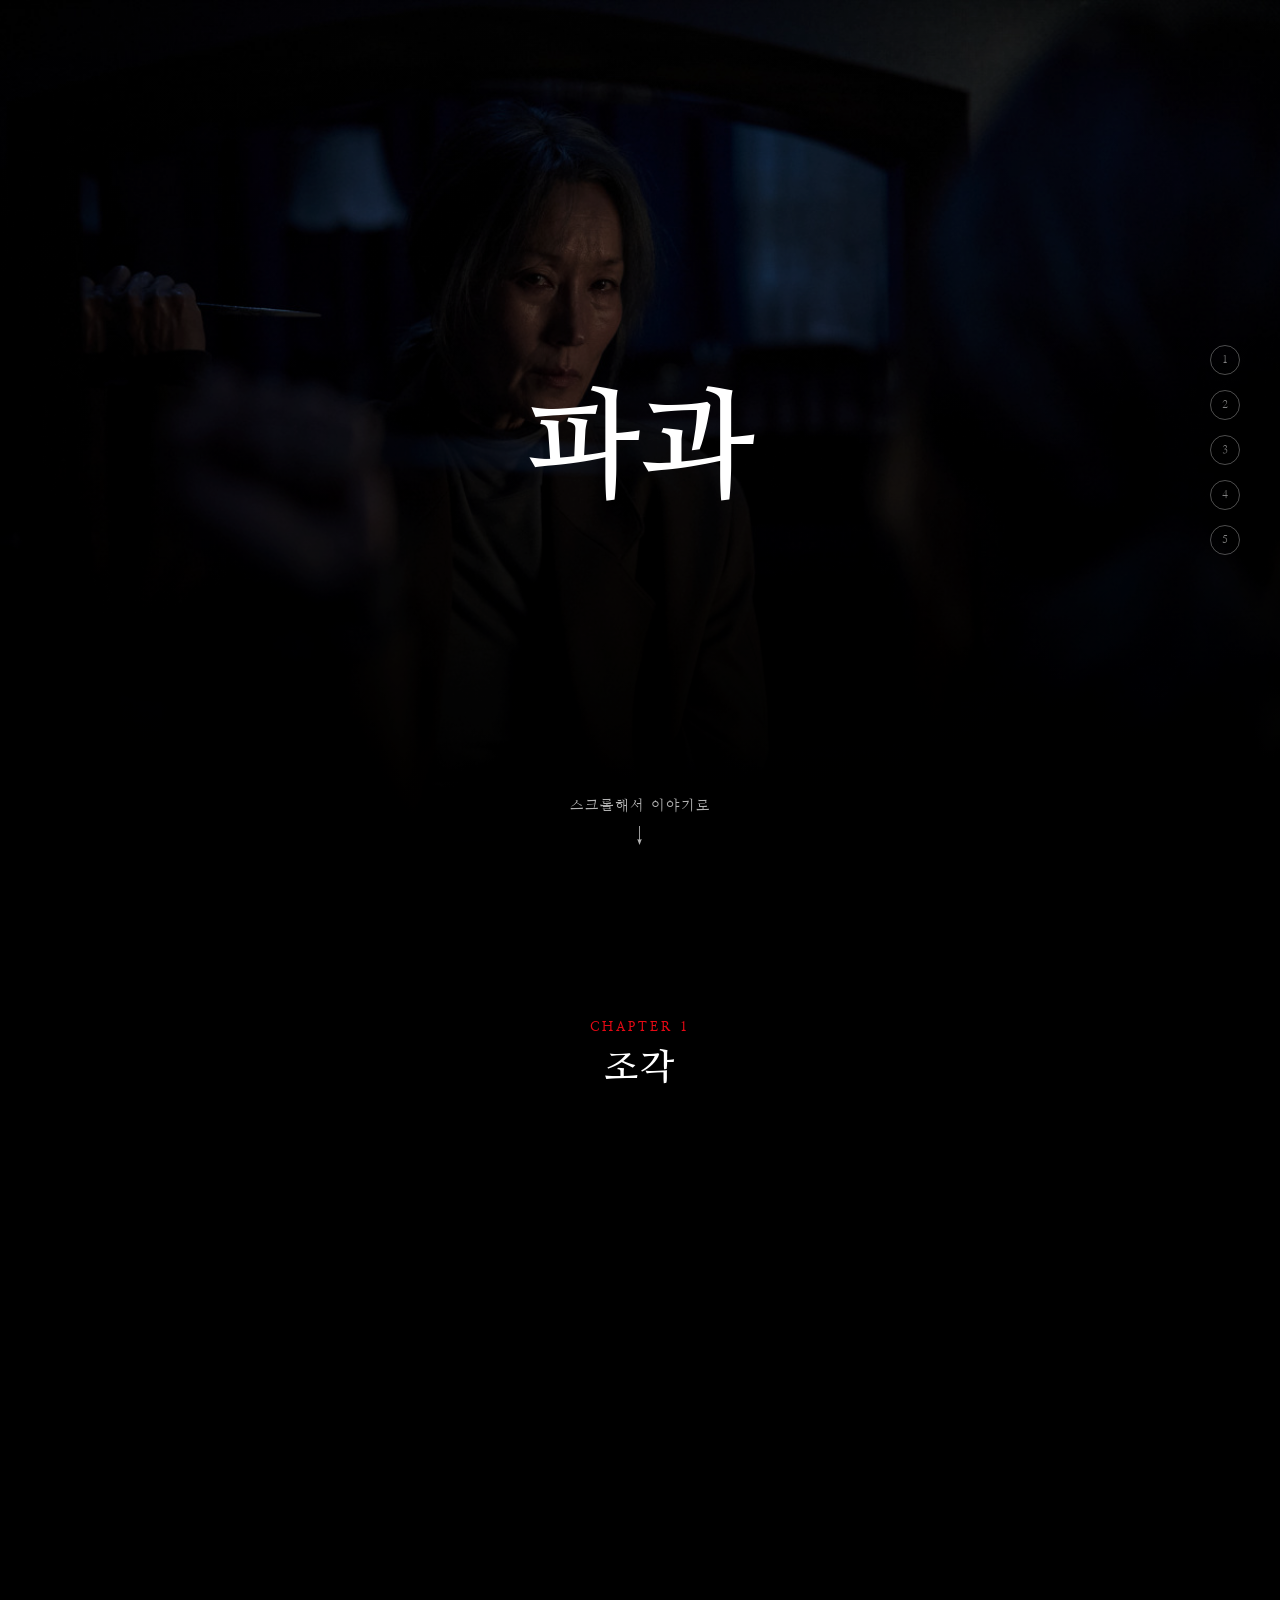
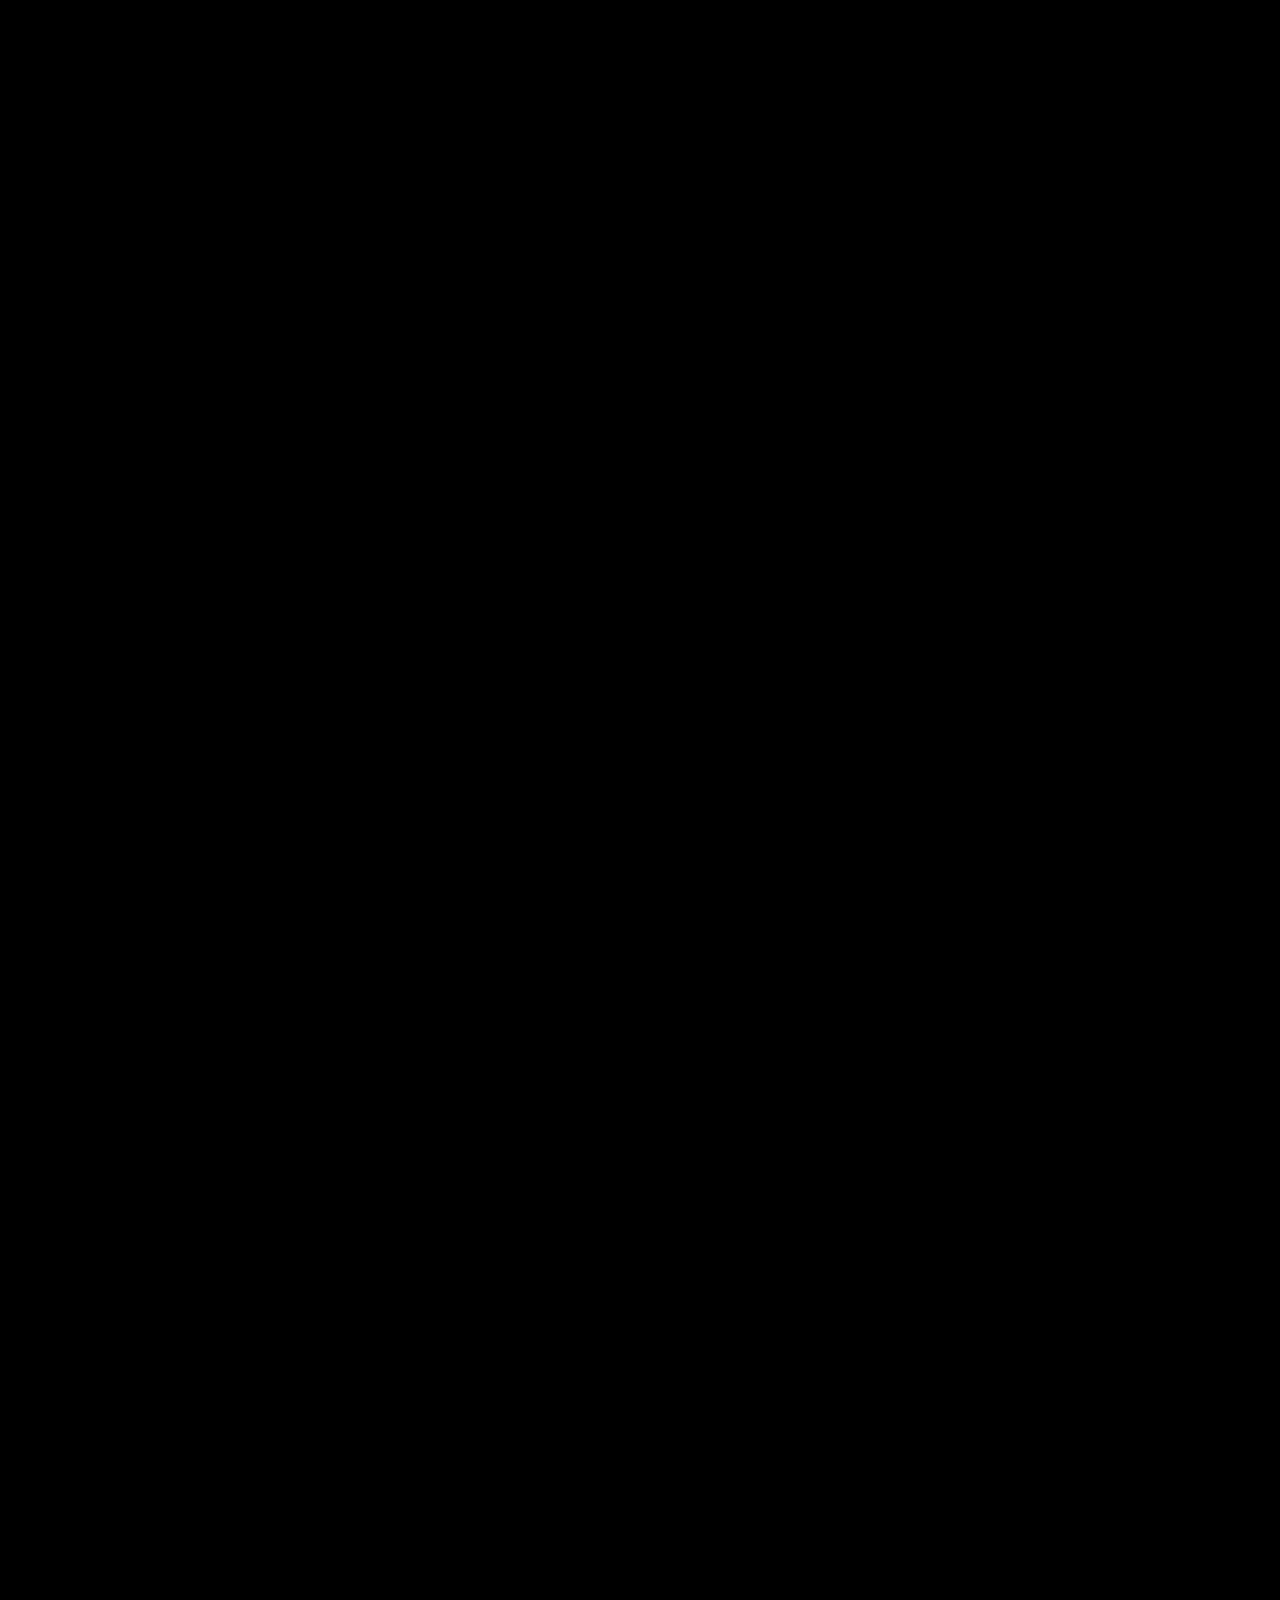
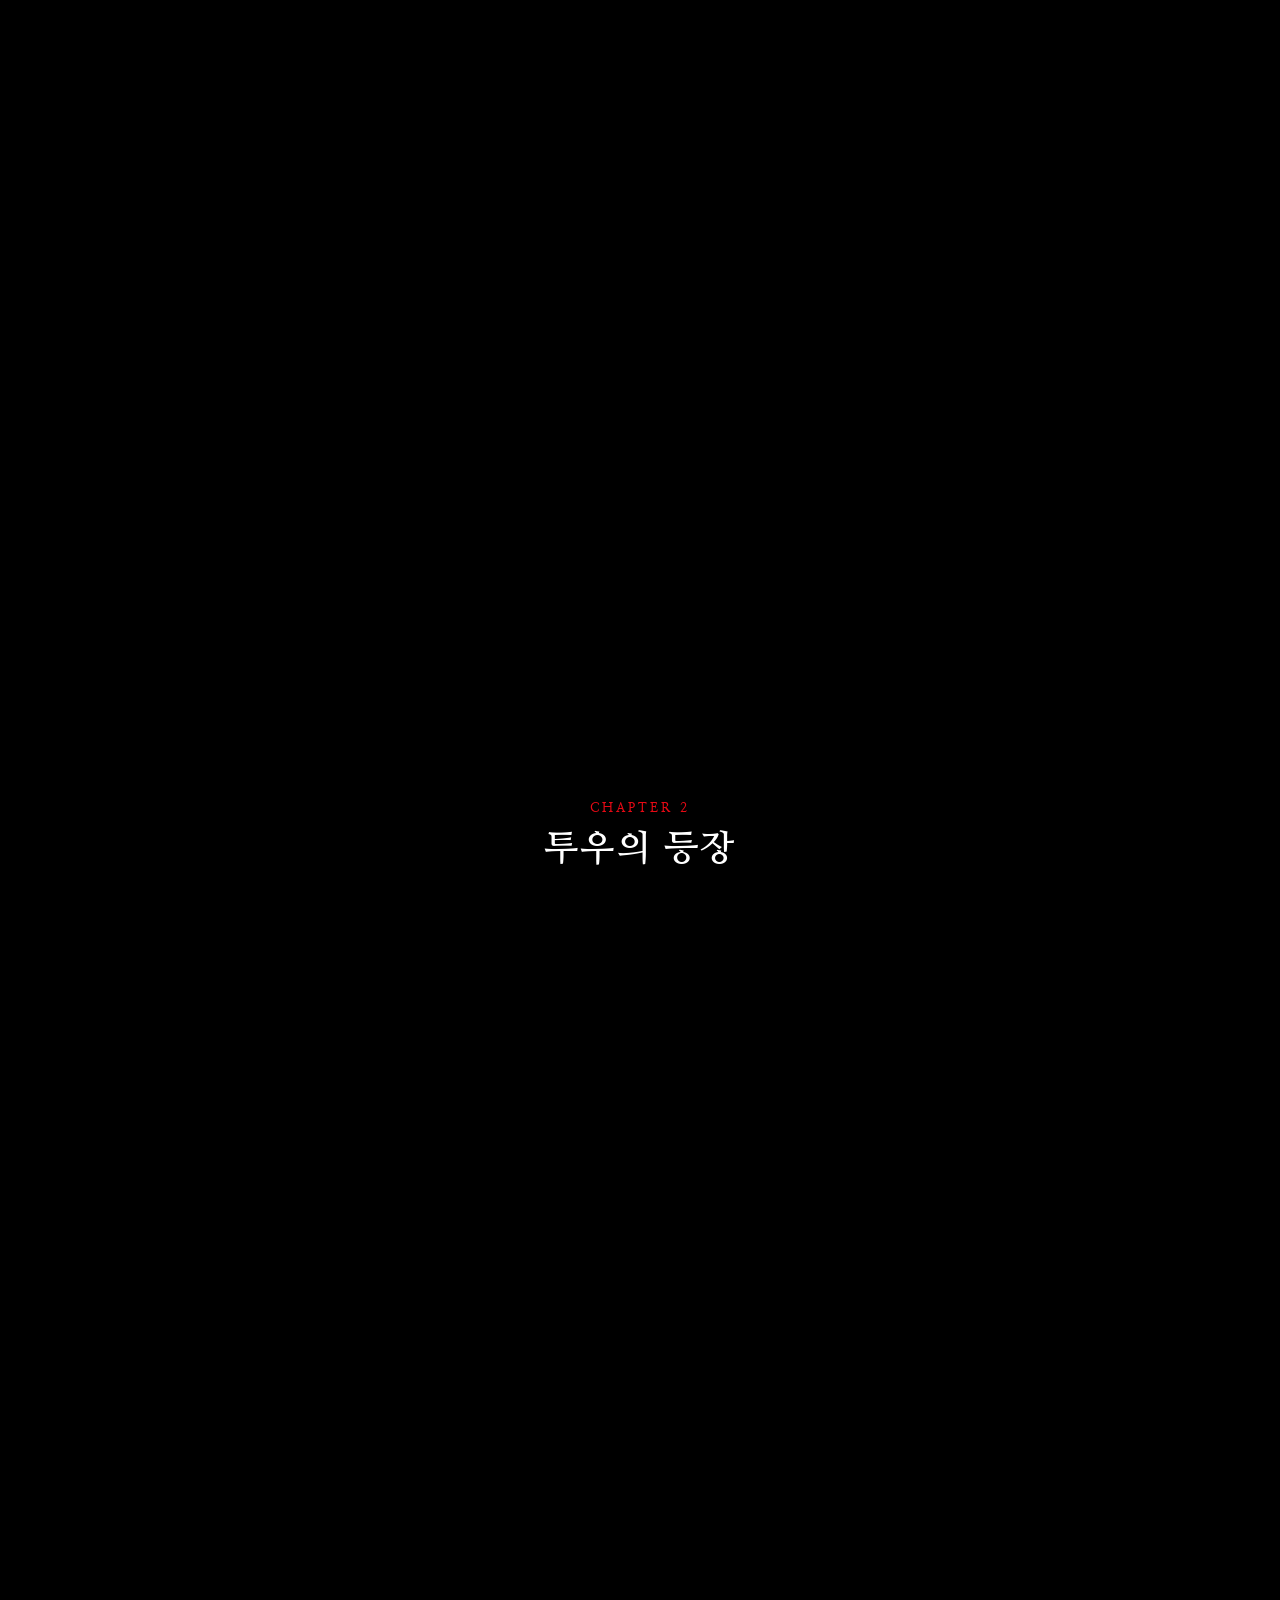
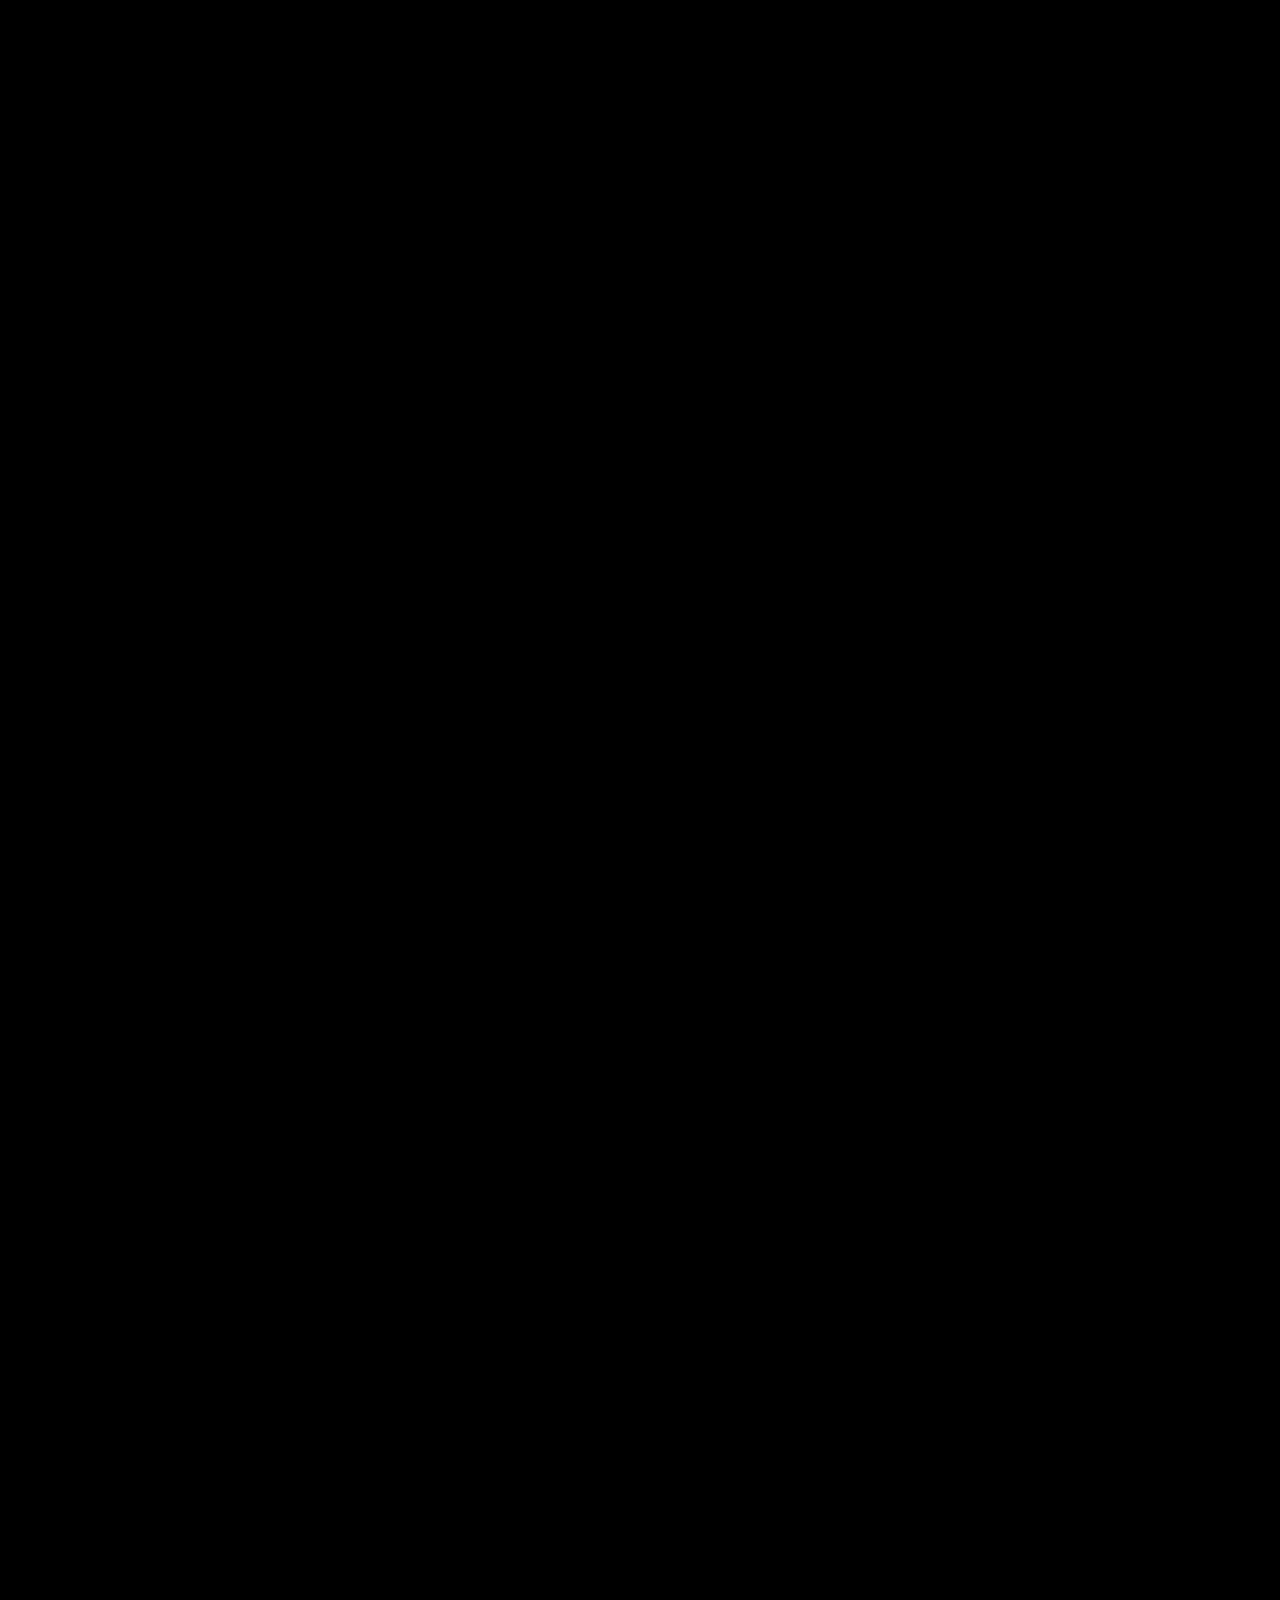
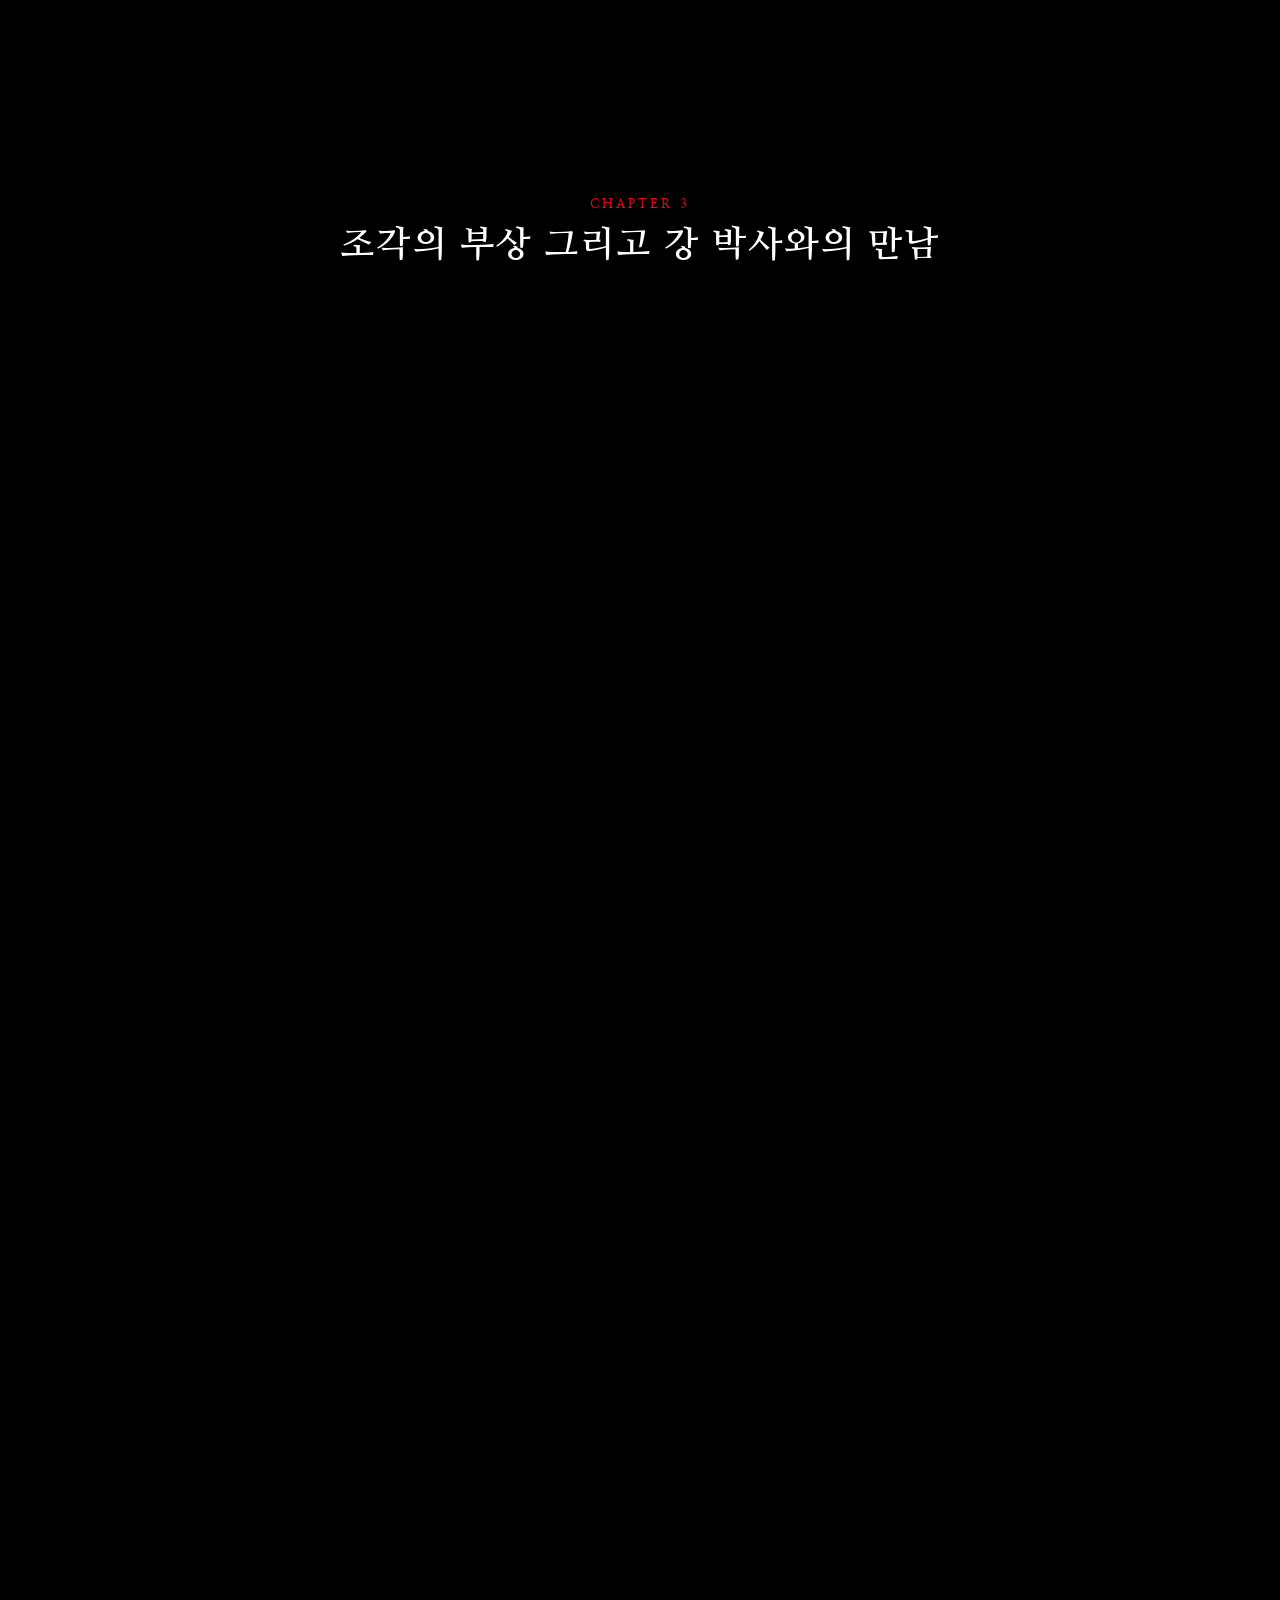
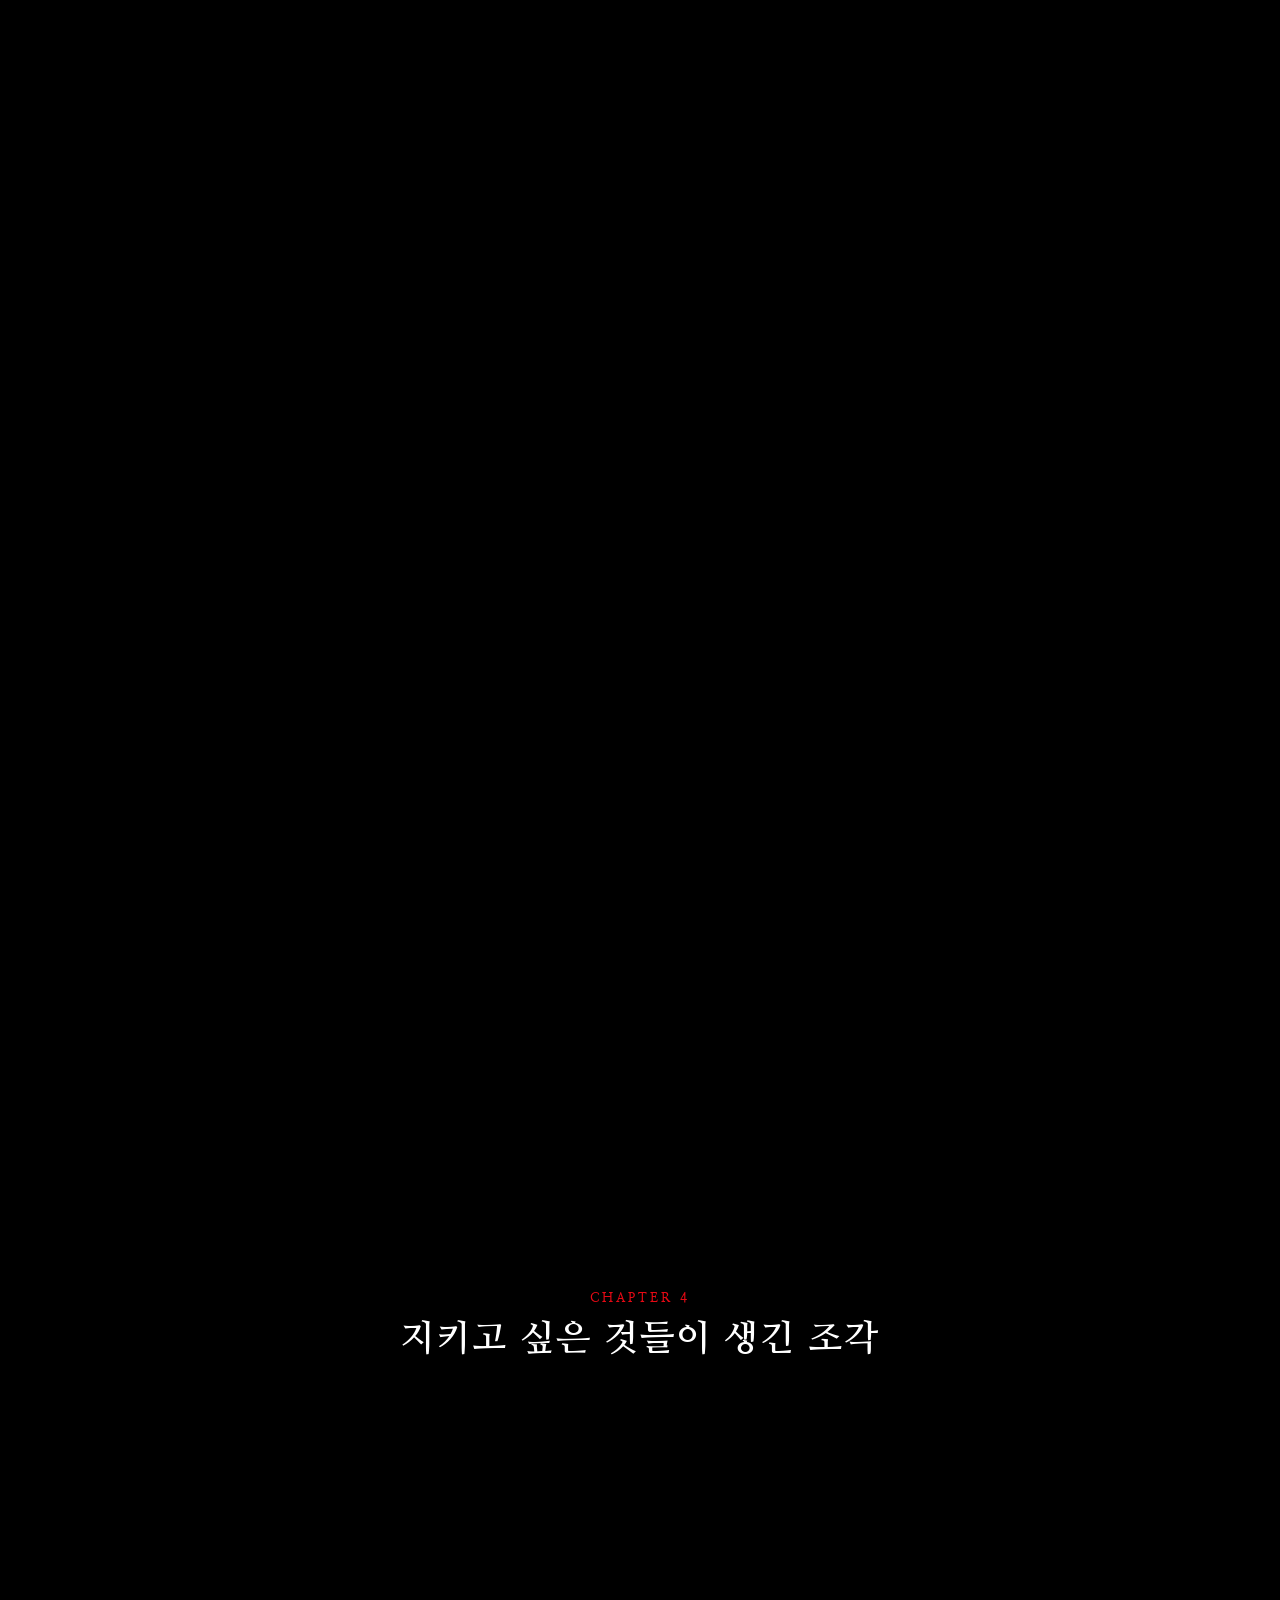
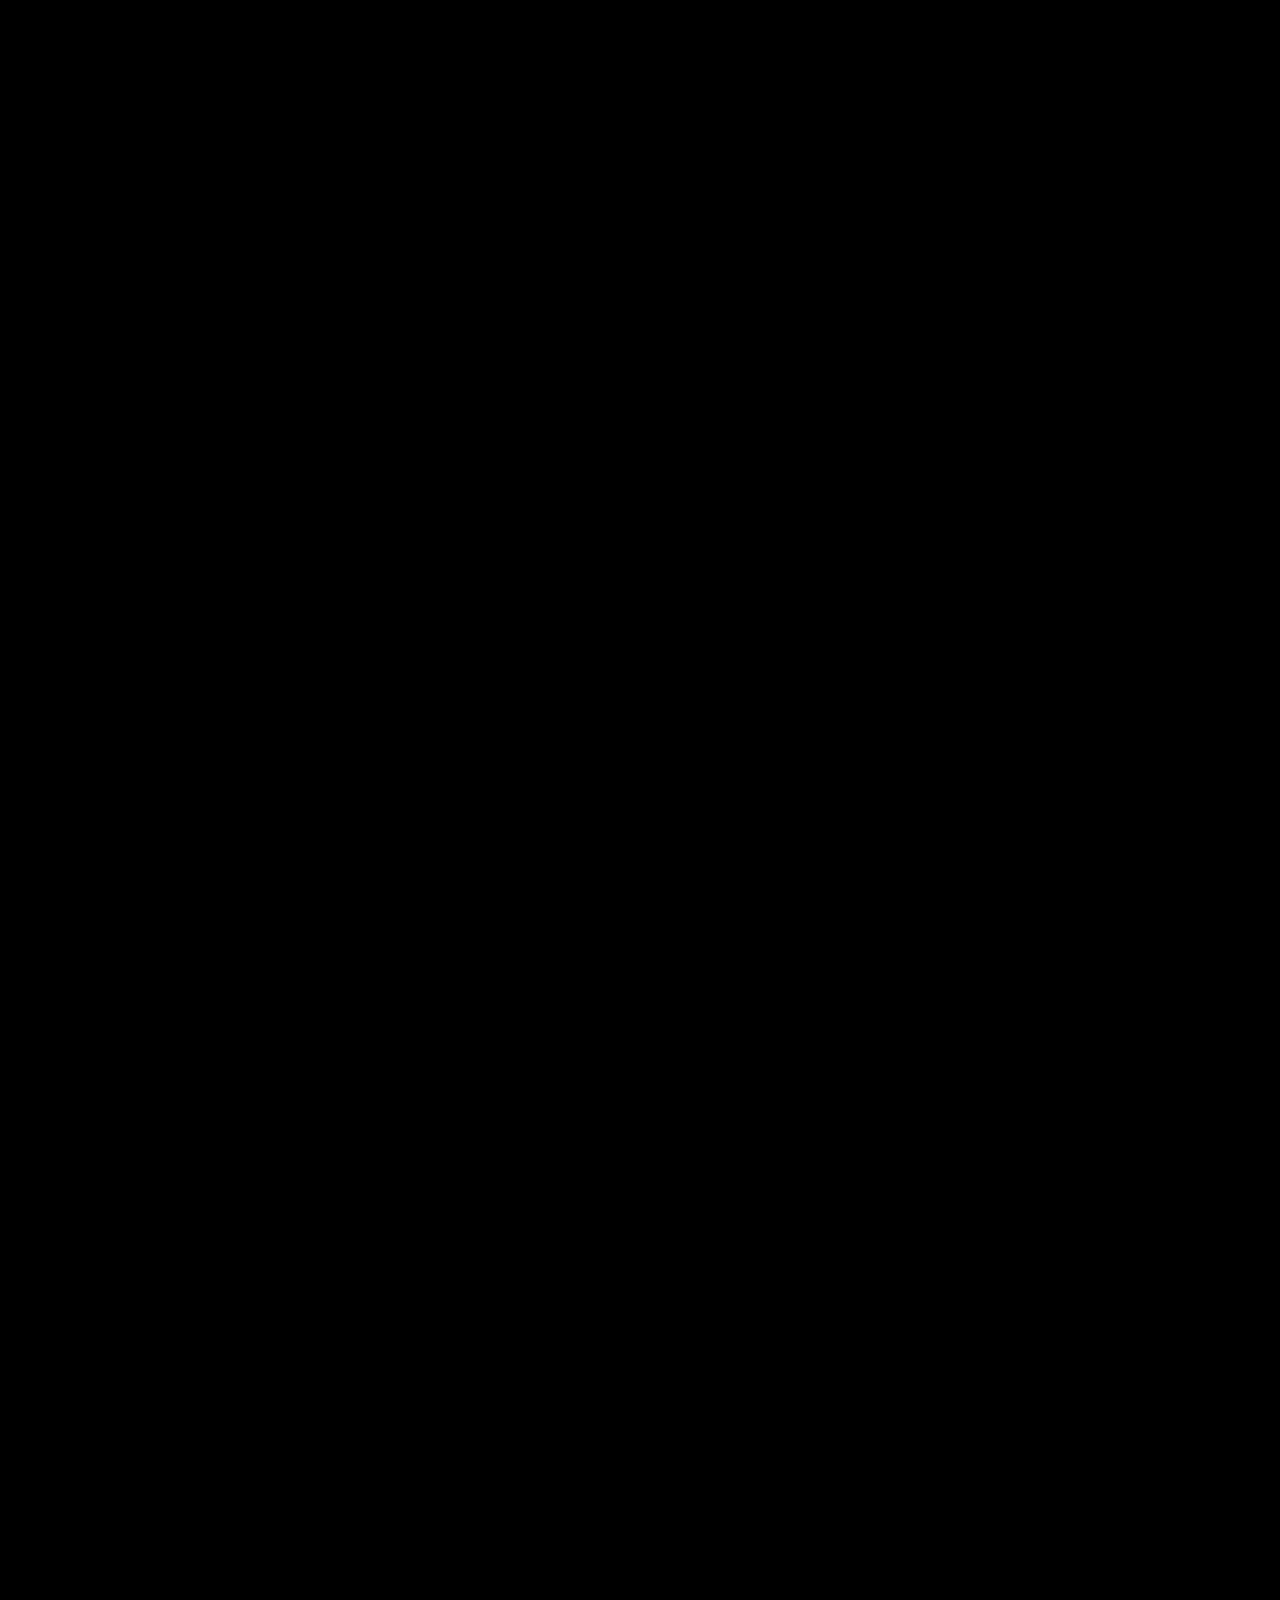
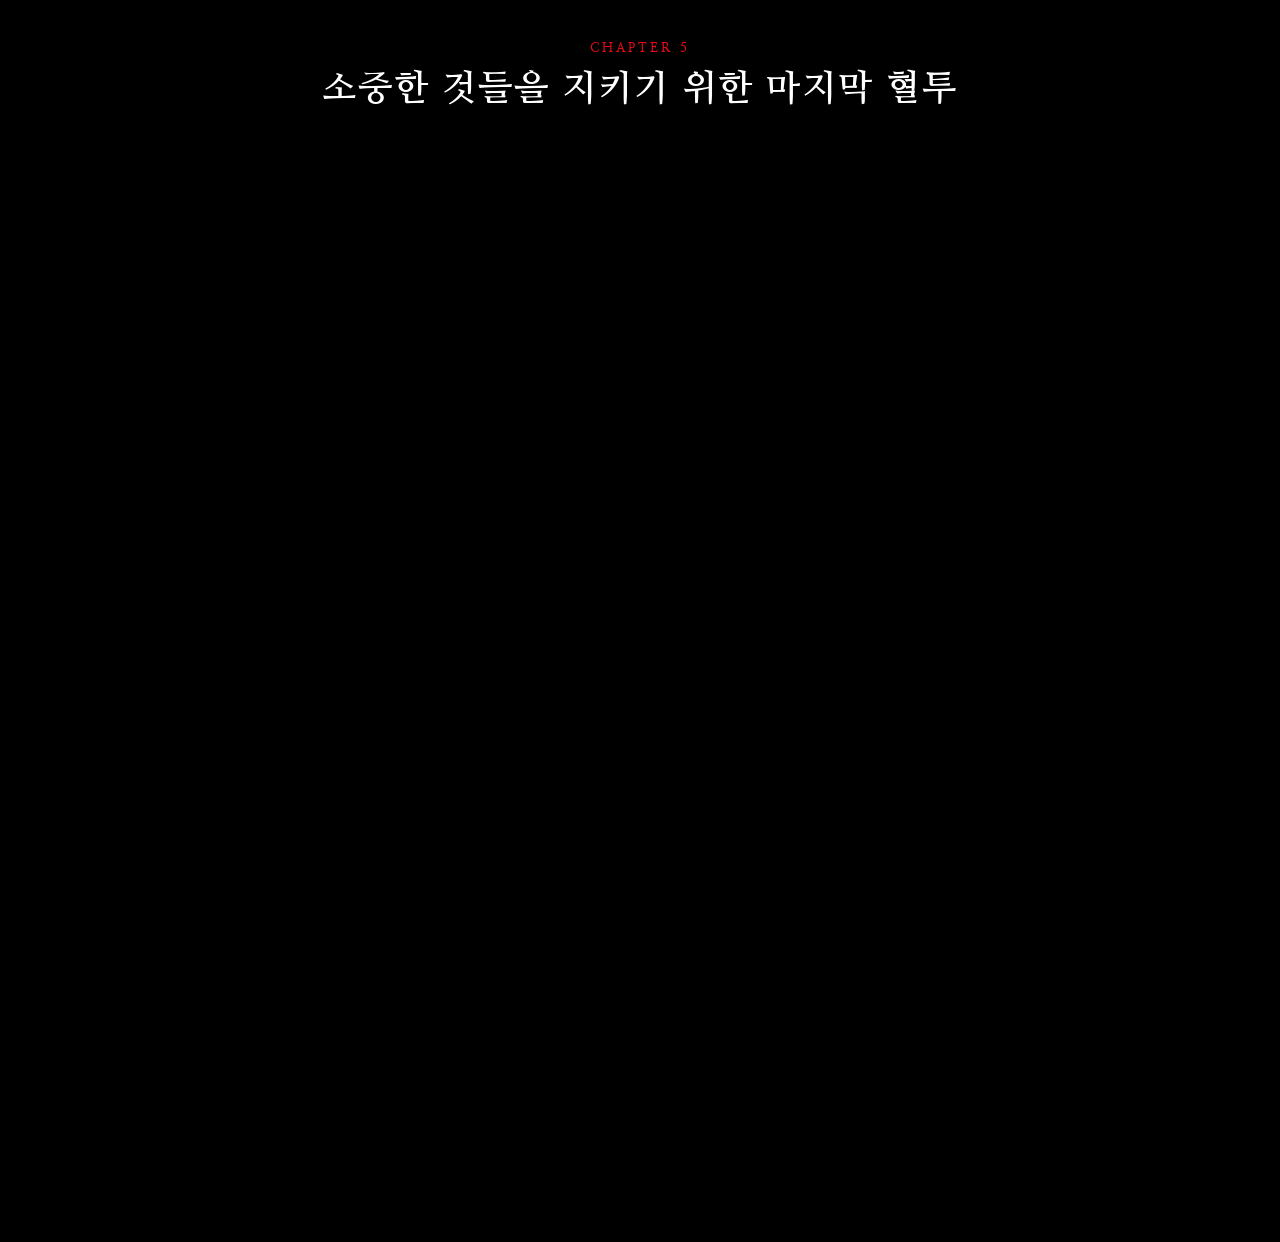
<file: index.html>
<!DOCTYPE html>
<html lang="ko">
<head>
    <meta charset="UTF-8">
    <meta name="viewport" content="width=device-width, initial-scale=1.0">
    <title>파과 - Story</title>
    <link rel="stylesheet" href="style.css">
    <link href="https://fonts.googleapis.com/css2?family=Nanum+Myeongjo:wght@400;700&display=swap" rel="stylesheet">
</head>
<body class="story-body">

    <header class="intro-cover">
        <div class="cover-bg"></div> 
        <div class="logo-wrap">
            <h1 class="main-title" id="brokenTitle">파과</h1>
        </div>
        <div class="scroll-arrow">
            <p>스크롤해서 이야기로</p>
            <div class="arrow-icon">↓</div>
        </div>
    </header>

    <nav class="top-nav" onclick="window.scrollTo({top: 0, behavior: 'smooth'});" style="cursor: pointer;">
        <div class="logo">파과</div>
        <div class="nav-links">
            <a href="index.html" class="active">STORY</a>
            <a href="character.html">CHARACTER</a>
            <a href="about.html">ABOUT</a>
            <a href="https://product.kyobobook.co.kr/detail/S000001808685" target="_blank">BUY</a>
        </div>
    </nav>

    <nav class="side-nav">
        <a href="#chapter1">1</a>
        <a href="#chapter2">2</a>
        <a href="#chapter3">3</a>
        <a href="#chapter4">4</a>
        <a href="#chapter5">5</a>
    </nav>

    <main class="story-container">
        
        <section id="chapter1" class="story-panel cinematic-chapter">
            <span class="chapter-num">CHAPTER 1</span>
            <h2>조각</h2>

            <div class="scene-wrap dynamic-blur">
                <img src="scene1-1.jpg" alt="장면 1-1">
                <div class="text-box"><p>60대 여성 킬러 조각.</p></div>
            </div>

            <div class="scene-wrap dynamic-blur">
                <img src="scene1-2.jpg" alt="장면 1-2">
                <div class="text-box"><p>그녀는 냉철하고 노련한 업계의 대모다.</p></div>
            </div>

            <div class="scene-wrap dynamic-blur">
                <img src="scene1-3.jpg" alt="장면 1-3">
                <div class="text-box"><p>수많은 세월 동안 단 한 번의 오차도 없이 의뢰를 처리해 온 그녀.</p></div>
            </div>

            <div class="scene-wrap dynamic-blur">
                <img src="scene1-4.jpeg" alt="장면 1-4">
                <div class="text-box"><p>하지만 흐르는 시간 속에서 그녀의 칼날도 조금씩 무뎌지기 시작한다.</p></div>
            </div>
        </section>

        <section id="chapter2" class="story-panel cinematic-chapter">
            <span class="chapter-num">CHAPTER 2</span>
            <h2>투우의 등장</h2>

            <div class="scene-wrap dynamic-blur">
                <img src="scene2-1.jpg" alt="장면 2-1">
                <div class="text-box"><p>조각의 곁을 맴돌며 예리하게 숨통을 조여오는 새로운 인물.</p></div>
            </div>

            <div class="scene-wrap dynamic-blur">
                <img src="scene2-2.jpg" alt="장면 2-2">
                <div class="text-box"><p>숨 막히는 긴장감 속에서 조각에게 자꾸만 시비를 거는 투우.</p></div>
            </div>

            <div class="scene-wrap dynamic-blur">
                <img src="scene2-3.jpeg" alt="장면 2-3">
                <div class="text-box"><p>그의 도발은 단순한 장난이 아닌, 거대한 폭풍의 전조였다.</p></div>
            </div>
        </section>

        <section id="chapter3" class="story-panel cinematic-chapter">
            <span class="chapter-num">CHAPTER 3</span>
            <h2>조각의 부상 그리고 강 박사와의 만남</h2>

            <div class="scene-wrap dynamic-blur">
                <img src="scene3-1.jpg" alt="장면 3-1">
                <div class="text-box"><p>노화로 인해 이전 같지 않은 몸. 한순간의 실수로 조각은 치명적인 부상을 입고 의식을 잃은 채 강 박사의 병원으로 실려 온다.</p></div>
            </div>

            <div class="scene-wrap dynamic-blur">
                <img src="scene3-2.jpg" alt="장면 3-2">
                <div class="text-box"><p>정신이 들자마자 킬러로서의 본능적인 방어기제와 극도의 경계심으로 눈앞의 강 박사를 거칠게 몰아붙이는 조각.</p></div>
            </div>

            <div class="scene-wrap dynamic-blur">
                <img src="scene3-3.jpg" alt="장면 3-3">
                <div class="text-box"><p>차가운 무기를 목에 겨눈 숨 막히는 대치 속에서, 두 사람의 기묘하고도 위태로운 인연이 시작된다.</p></div>
            </div>
        </section>

        <section id="chapter4" class="story-panel cinematic-chapter">
            <span class="chapter-num">CHAPTER 4</span>
            <h2>지키고 싶은 것들이 생긴 조각</h2>

            <div class="scene-wrap dynamic-blur">
                <img src="scene4-1.jpg" alt="딸을 품에 안은 강 박사">
                <div class="text-box"><p>늘 피와 어둠뿐이었던 조각의 삶 속에, 하나뿐인 어린 딸을 품에 소중히 안아 지켜내는 강 박사의 따뜻하고 무해한 일상이 들어오기 시작한다.</p></div>
            </div>

            <div class="scene-wrap dynamic-blur">
                <img src="scene4-2.jpg" alt="차 안에서 웃는 강 박사와 딸">
                <div class="text-box"><p>그들 부녀가 함께 나누는 따스한 미소와 평화를 곁에서 지켜보며, 조각은 평생 느껴보지 못한 감정의 일렁임을 겪는다. 쇠잔해져 가던 킬러의 마음속에 처음으로 '파괴'가 아닌 '지키고 싶은 마음'이 태어난 순간이었다.</p></div>
            </div>
        </section>

        <section id="chapter5" class="story-panel">
            <span class="chapter-num">CHAPTER 5</span>
            <h2>소중한 것들을 지키기 위한 마지막 혈투</h2>
            <div class="scene-wrap dynamic-blur">
                <img src="chapter5-still.png" alt="파과 챕터 5 액션 스틸컷">
                <div class="text-box"><p>강박사의 딸을 지키기 위한 조각과 그녀를 방해하려는 투우의 마지막 혈투가 시작된다.</p></div>
            </div>
        </section>
    </main>

    <script>
        const brokenTitle = document.getElementById('brokenTitle');
        const topNav = document.querySelector('.top-nav');
        
        window.addEventListener('scroll', () => {
            let scrollPos = window.scrollY;
            let windowHeight = window.innerHeight;
            let ratio = scrollPos / (windowHeight * 0.7);
            if (ratio > 1) ratio = 1;
            
            brokenTitle.style.opacity = 1 - ratio;
            brokenTitle.style.letterSpacing = `${ratio * 50}px`;
            brokenTitle.style.filter = `blur(${ratio * 10}px)`;
            
            if (scrollPos > windowHeight * 0.3) {
                topNav.classList.add('visible');
            } else {
                topNav.classList.remove('visible');
            }
        });

        const blurElements = document.querySelectorAll('.dynamic-blur');
        
        function checkCenterBlur() {
            const windowHeight = window.innerHeight;
            const contentStart = windowHeight * 0.15;
            const contentEnd = windowHeight * 0.75;
            
            blurElements.forEach(el => {
                const rect = el.getBoundingClientRect();
                const elCenter = rect.top + (rect.height / 2);
                
                let blurAmount = 0;
                let opacityAmount = 1;
                
                if (elCenter < contentStart) {
                    const distanceFromTopZone = contentStart - elCenter;
                    blurAmount = (distanceFromTopZone / (windowHeight * 0.2)) * 15;
                    opacityAmount = 1 - (distanceFromTopZone / (windowHeight * 0.2)) * 2.0;
                } else if (elCenter > contentEnd) {
                    const distanceFromBottomZone = elCenter - contentEnd;
                    blurAmount = (distanceFromBottomZone / (windowHeight * 0.25)) * 12;
                    opacityAmount = 1 - (distanceFromBottomZone / (windowHeight * 0.25)) * 1.5;
                }
                
                if (opacityAmount < 0) opacityAmount = 0;
                if (opacityAmount > 1) opacityAmount = 1;
                if (blurAmount < 0) blurAmount = 0;
                if (blurAmount > 12) blurAmount = 12;
                
                const img = el.querySelector('img');
                const text = el.querySelector('.text-box');
                
                if (img) {
                    img.style.filter = `blur(${blurAmount}px)`;
                    img.style.opacity = opacityAmount;
                }
                if (text) {
                    text.style.filter = `blur(${blurAmount}px)`;
                    text.style.opacity = opacityAmount;
                }
            });
        }
        
        window.addEventListener('scroll', checkCenterBlur);
        window.addEventListener('resize', checkCenterBlur);
        checkCenterBlur();
    </script>
</body>
</html>
</file>
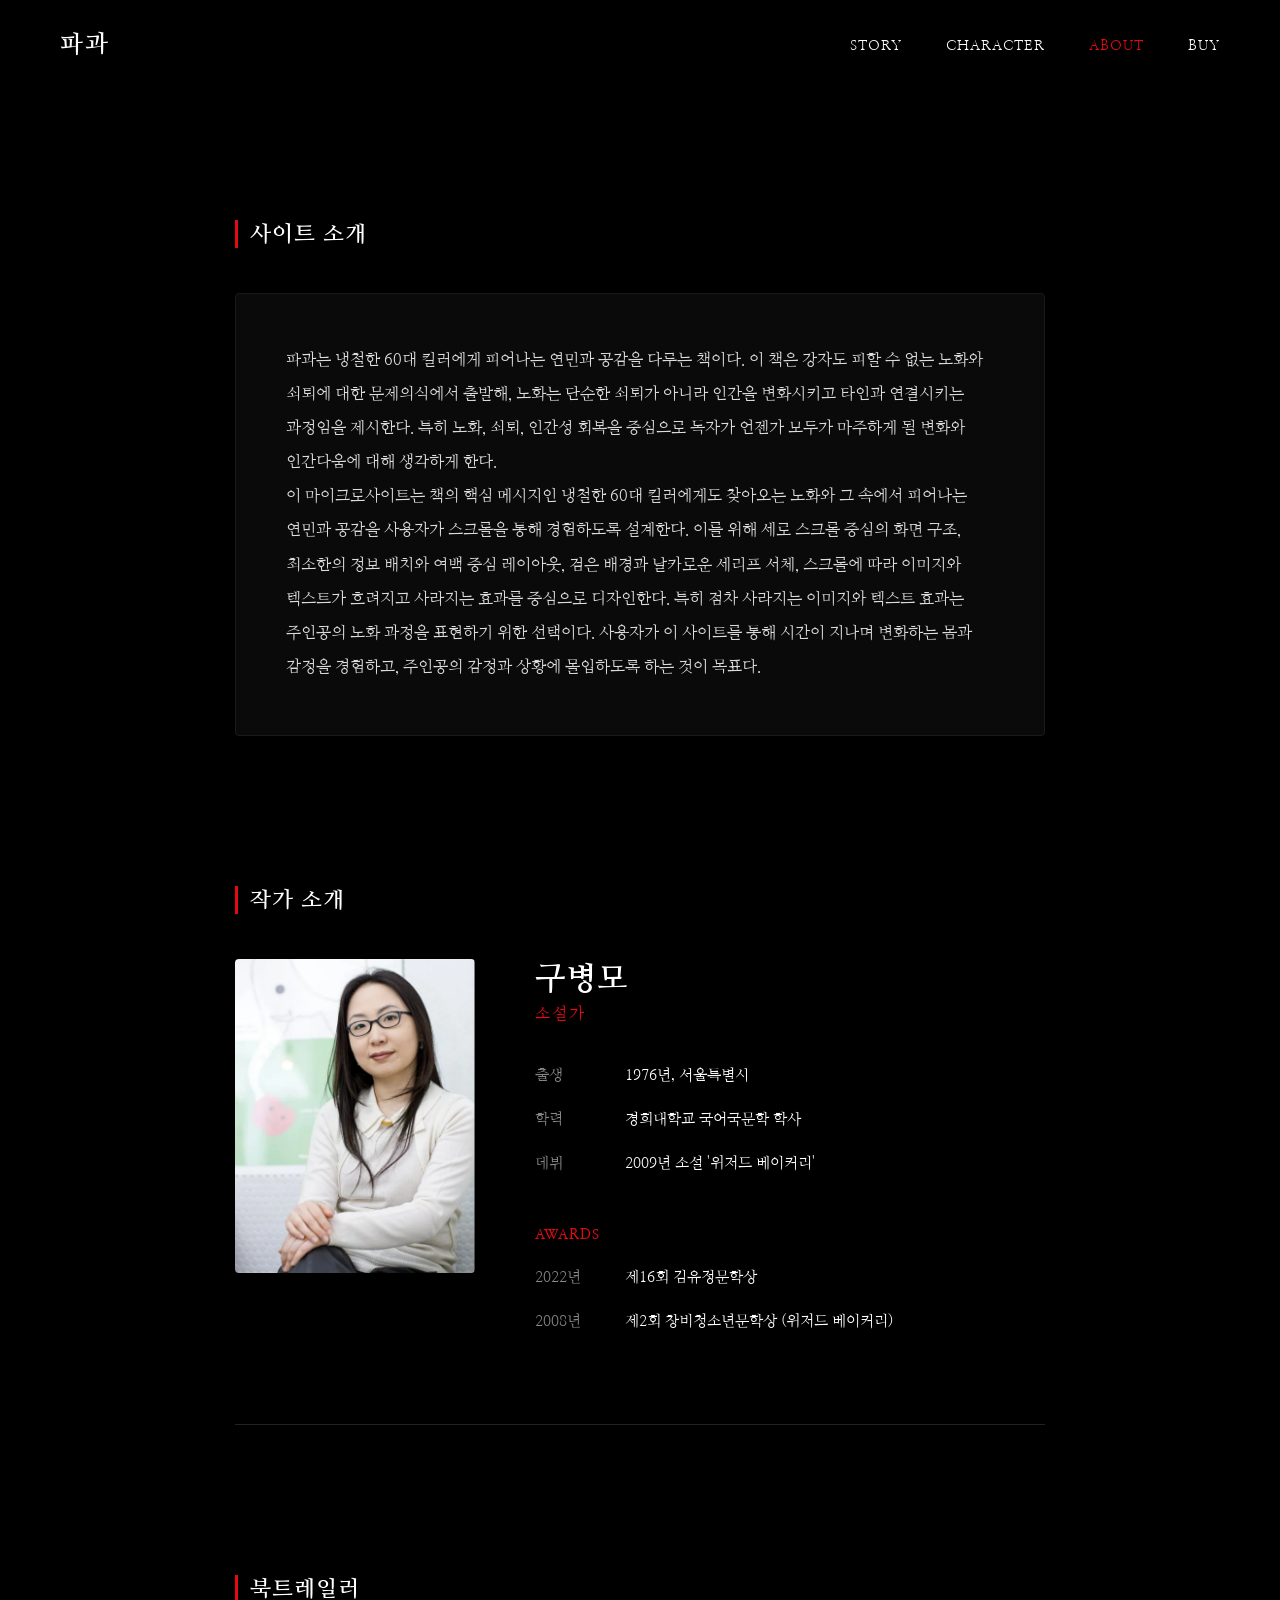
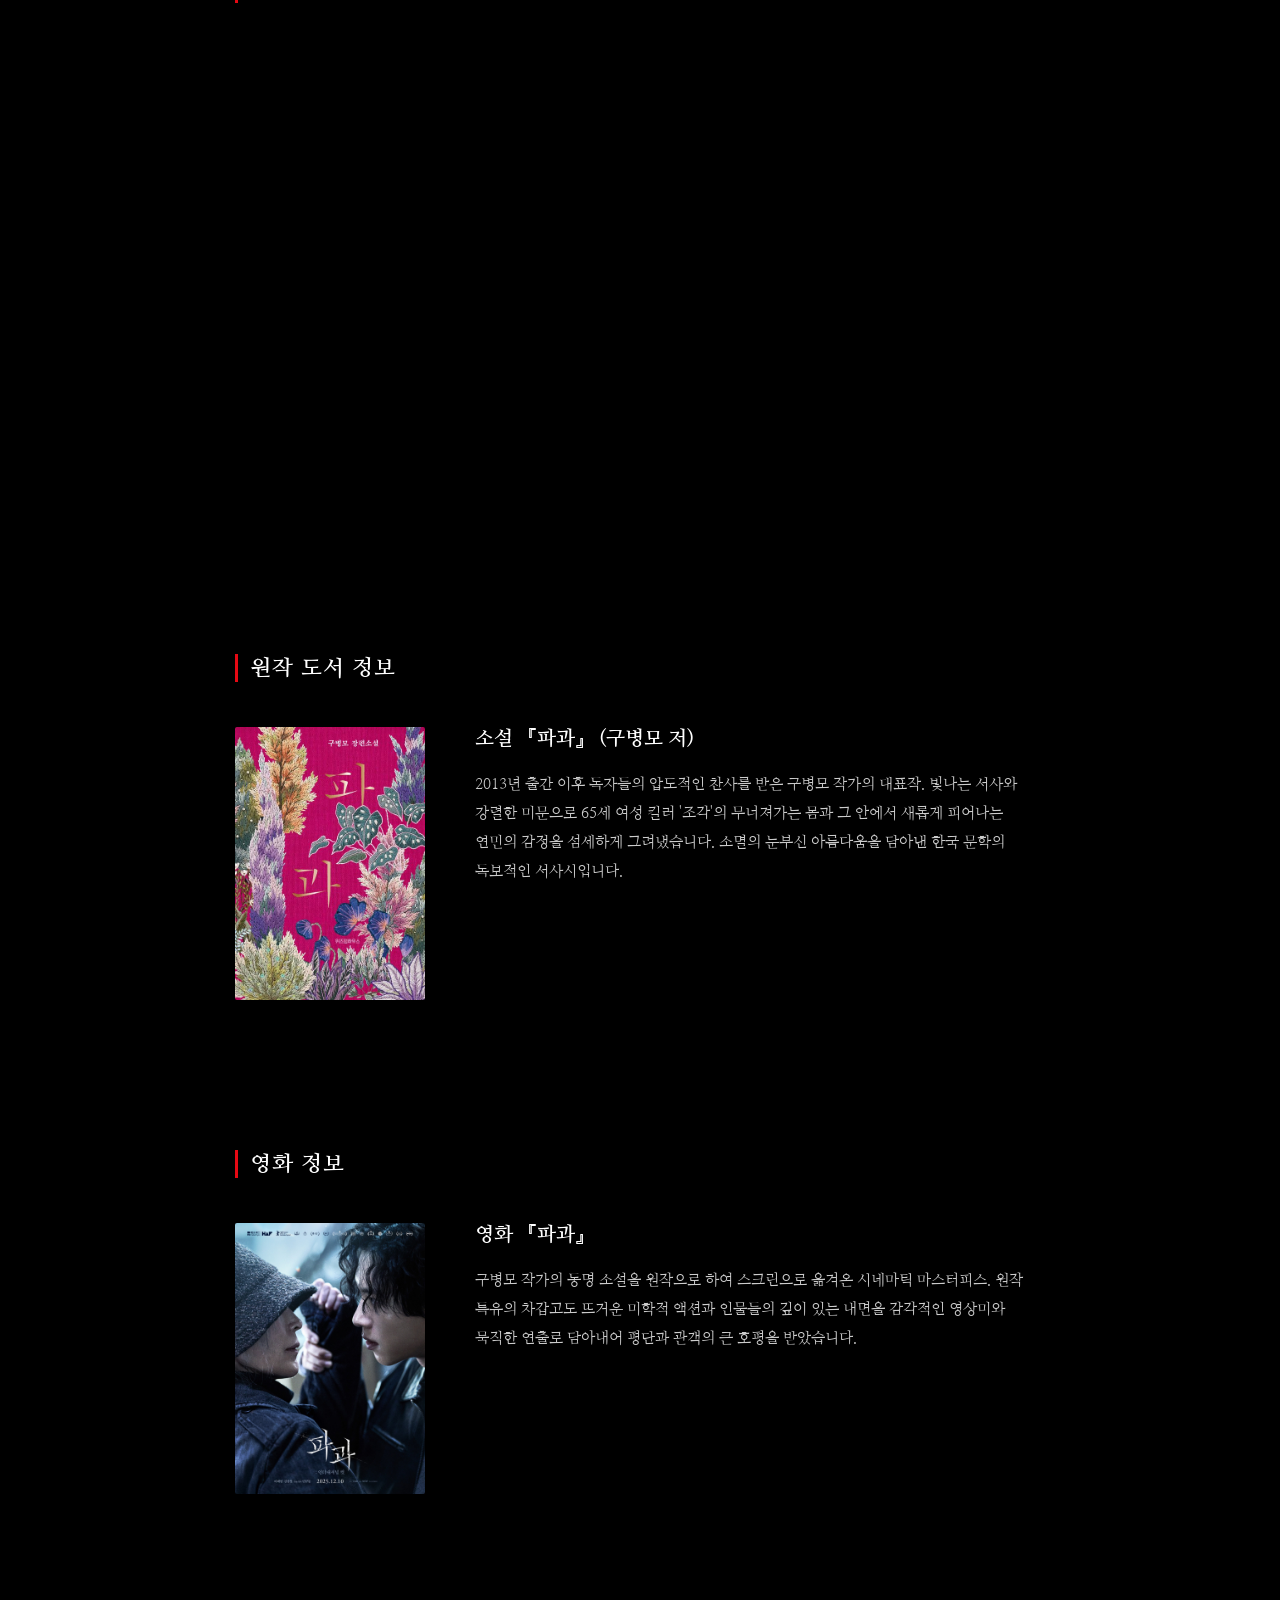
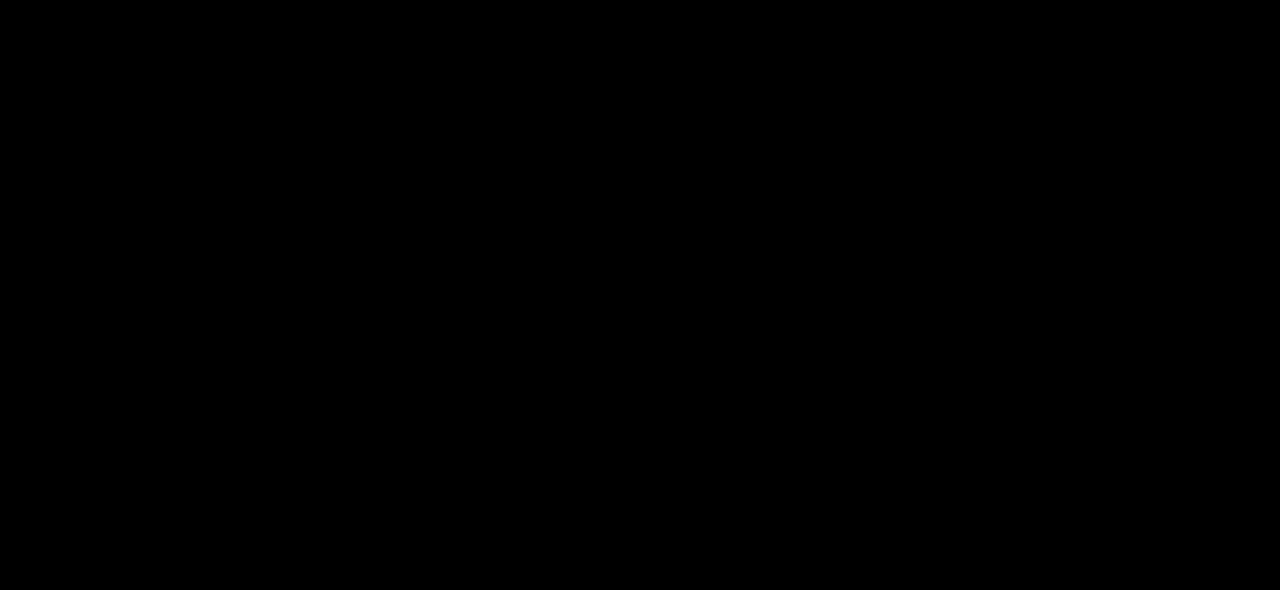
<file: about.html>
<!DOCTYPE html>
<html lang="ko">
<head>
    <meta charset="UTF-8">
    <meta name="viewport" content="width=device-width, initial-scale=1.0">
    <title>파과 - About</title>
    <link rel="stylesheet" href="style.css">
    <link href="https://fonts.googleapis.com/css2?family=Nanum+Myeongjo:wght@400;700&display=swap" rel="stylesheet">
    <style>
        .about-container {
            max-width: 850px;
            margin: 220px auto 200px auto; /* 상하 외부 여백 추가 확대 */
            padding: 0 20px;
        }
        
        /* 🎯 마이크로사이트 기획 소개 섹션 */
        .site-intro-box {
            background-color: #0a0a0a;
            border: 1px solid #1a1a1a;
            padding: 50px; /* 내부 여백 확대 */
            border-radius: 4px;
            margin-bottom: 140px; /* 섹션 간격 확대 */
        }
        .site-intro-box p {
            font-size: 15.5px;
            color: #dddddd;
            line-height: 2.2; /* 행간 확대 */
            word-break: keep-all;
            margin: 0;
        }

        /* 👤 작가 프로필 섹션 */
        .author-profile {
            display: flex;
            gap: 60px; /* 사진과 정보 영역 간격 확대 */
            align-items: flex-start;
            border-bottom: 1px solid #222;
            padding-bottom: 80px;
            margin-bottom: 140px; /* 섹션 간격 확대 */
        }
        .author-img {
            width: 240px;
            height: auto;
            border-radius: 4px;
            display: block;
        }
        .author-info {
            flex: 1;
            display: flex;
            flex-direction: column;
            gap: 40px; /* 프로필 내부 블록 간 여백 확대 */
        }
        .author-name-wrap {
            margin-bottom: -10px;
        }
        .author-name {
            font-size: 32px;
            font-weight: 700;
            margin: 0 0 5px 0;
            letter-spacing: 1px;
        }
        .author-job {
            font-size: 16px;
            color: #e50914;
            margin: 0;
            letter-spacing: 2px;
        }
        
        /* 테이블 스타일 */
        .info-table {
            width: 100%;
            border-collapse: collapse;
        }
        .info-table th, .info-table td {
            text-align: left;
            padding: 10px 0; /* 행 간격 확대 */
            font-size: 15px;
            line-height: 1.6;
        }
        .info-table th {
            width: 90px;
            color: #888;
            font-weight: normal;
        }
        .info-table td {
            color: #fff;
        }
        
        /* 프로필 내 미니 타이틀 */
        .profile-sub-title {
            font-size: 14px;
            color: #e50914;
            letter-spacing: 1px;
            font-weight: bold;
            margin: 0 0 12px 0;
            text-transform: uppercase;
        }

        /* 대타이틀 여백 대폭 확대 */
        .section-title {
            font-size: 22px;
            font-weight: 700;
            margin: 150px 0 45px 0; /* 상단 여백을 넓혀 호흡을 길게 가져감 */
            letter-spacing: 1px;
            border-left: 3px solid #e50914;
            padding-left: 12px;
        }
        
        /* 📚 도서 및 영화 정보 레이아웃 */
        .info-media-block {
            display: flex;
            gap: 50px; /* 이미지와 텍스트 사이 간격 확대 */
            align-items: flex-start;
        }
        .media-poster {
            width: 190px; /* 포스터 크기 미세 조정 */
            height: auto;
            border-radius: 2px;
            box-shadow: 0 5px 20px rgba(0,0,0,0.6);
        }
        .media-desc {
            flex: 1;
        }
        .media-desc h3 {
            font-size: 20px;
            font-weight: 700;
            margin-bottom: 18px;
            color: #ffffff;
        }
        .media-desc p {
            font-size: 15px;
            color: #cccccc;
            line-height: 1.95;
            word-break: keep-all;
            margin: 0;
        }

        /* 🎬 비디오 플레이어 컨테이너 */
        .video-container {
            position: relative;
            width: 100%;
            padding-bottom: 56.25%;
            height: 0;
            box-shadow: 0 10px 30px rgba(0,0,0,0.6);
        }
        .video-container iframe {
            position: absolute;
            top: 0;
            left: 0;
            width: 100%;
            height: 100%;
            border: 0;
            border-radius: 2px;
        }
    </style>
</head>
<body style="background-color: #000000; color: #ffffff;">

    <nav class="top-nav visible" style="position: fixed; top: 0; left: 0; width: 100%; padding: 30px 60px; display: flex; justify-content: space-between; align-items: center; z-index: 100; background: linear-gradient(to bottom, rgba(0,0,0,0.8), transparent);">
        <div class="logo" style="font-size: 24px; font-weight: 700; letter-spacing: 2px;">파과</div>
        <div class="nav-links">
            <a href="index.html" style="font-size: 14px; margin-left: 40px; letter-spacing: 1px; transition: color 0.3s;">STORY</a>
            <a href="character.html" style="font-size: 14px; margin-left: 40px; letter-spacing: 1px; transition: color 0.3s;">CHARACTER</a>
            <a href="about.html" class="active" style="font-size: 14px; margin-left: 40px; letter-spacing: 1px; transition: color 0.3s; color: #e50914;">ABOUT</a>
            <a href="https://product.kyobobook.co.kr/detail/S000001808685" target="_blank" style="font-size: 14px; margin-left: 40px; letter-spacing: 1px; transition: color 0.3s;">BUY</a>
        </div>
    </nav>

    <main class="about-container">
        
        <h2 class="section-title" style="margin-top: 0;">사이트 소개</h2>
        <section class="site-intro-box">
            <p>
              파과는 냉철한 60대 킬러에게 피어나는 연민과 공감을 다루는 책이다. 이 책은 강자도 피할 수 없는 노화와 쇠퇴에 대한 문제의식에서 출발해, 노화는 단순한 쇠퇴가 아니라 인간을 변화시키고 타인과 연결시키는 과정임을 제시한다. 특히 노화, 쇠퇴, 인간성 회복을 중심으로 독자가 언젠가 모두가 마주하게 될 변화와 인간다움에 대해 생각하게 한다.
        </p>
        <p>
            이 마이크로사이트는 책의 핵심 메시지인 냉철한 60대 킬러에게도 찾아오는 노화와 그 속에서 피어나는 연민과 공감을 사용자가 스크롤을 통해 경험하도록 설계한다. 이를 위해 세로 스크롤 중심의 화면 구조, 최소한의 정보 배치와 여백 중심 레이아웃, 검은 배경과 날카로운 세리프 서체, 스크롤에 따라 이미지와 텍스트가 흐려지고 사라지는 효과를 중심으로 디자인한다. 특히 점차 사라지는 이미지와 텍스트 효과는 주인공의 노화 과정을 표현하기 위한 선택이다. 사용자가 이 사이트를 통해 시간이 지나며 변화하는 몸과 감정을 경험하고, 주인공의 감정과 상황에 몰입하도록 하는 것이 목표다.
            </p>
        </section>

        <h2 class="section-title">작가 소개</h2>
        <section class="author-profile">
            <img src="at.png" alt="구병모 작가" class="author-img">
            
            <div class="author-info">
                <div class="author-name-wrap">
                    <h1 class="author-name">구병모</h1>
                    <p class="author-job">소설가</p>
                </div>
                
                <div>
                    <table class="info-table">
                        <tr>
                            <th>출생</th>
                            <td>1976년, 서울특별시</td>
                        </tr>
                        <tr>
                            <th>학력</th>
                            <td>경희대학교 국어국문학 학사</td>
                        </tr>
                        <tr>
                            <th>데뷔</th>
                            <td>2009년 소설 '위저드 베이커리'</td>
                        </tr>
                    </table>
                </div>

                <div>
                    <h3 class="profile-sub-title">Awards</h3>
                    <table class="info-table">
                        <tr>
                            <th>2022년</th>
                            <td>제16회 김유정문학상</td>
                        </tr>
                        <tr>
                            <th>2008년</th>
                            <td>제2회 창비청소년문학상 (위저드 베이커리)</td>
                        </tr>
                    </table>
                </div>
            </div>
        </section>

        <section style="margin-bottom: 140px;">
            <h2 class="section-title">북트레일러</h2>
            <div class="video-container">
                <iframe src="https://www.youtube.com/embed/7oLS6i0HBwE?rel=0" title="파과 북트레일러" allow="accelerometer; autoplay; clipboard-write; encrypted-media; gyroscope; picture-in-picture; web-share" allowfullscreen></iframe>
            </div>
        </section>

        <section>
            <h2 class="section-title">원작 도서 정보</h2>
            <div class="info-media-block" style="margin-bottom: 140px;">
                <img src="book.jpg" alt="파과 소설 표지" class="media-poster">
                <div class="media-desc">
                    <h3>소설 『파과』 <span>(구병모 저)</span></h3>
                    <p>
                        2013년 출간 이후 독자들의 압도적인 찬사를 받은 구병모 작가의 대표작. 
                        빛나는 서사와 강렬한 미문으로 65세 여성 킬러 '조각'의 무너져가는 몸과 
                        그 안에서 새롭게 피어나는 연민의 감정을 섬세하게 그려냈습니다. 
                        소멸의 눈부신 아름다움을 담아낸 한국 문학의 독보적인 서사시입니다.
                    </p>
                </div>
            </div>

            <h2 class="section-title">영화 정보</h2>
            <div class="info-media-block" style="margin-bottom: 40px;">
                <img src="common-13.jpeg" alt="파과 영화 포스터" class="media-poster">
                <div class="media-desc">
                    <h3>영화 『파과』</h3>
                    <p>
                        구병모 작가의 동명 소설을 원작으로 하여 스크린으로 옮겨온 시네마틱 마스터피스. 
                        원작 특유의 차갑고도 뜨거운 미학적 액션과 인물들의 깊이 있는 내면을 
                        감각적인 영상미와 묵직한 연출로 담아내어 평단과 관객의 큰 호평을 받았습니다.
                    </p>
                </div>
            </div>
            
            <div class="video-container">
                <iframe src="https://www.youtube.com/embed/J1N2aR9Nkj4?rel=0" title="파과 영화 예고편" allow="accelerometer; autoplay; clipboard-write; encrypted-media; gyroscope; picture-in-picture; web-share" allowfullscreen></iframe>
            </div>
        </section>

    </main>

</body>
</html>
</file>
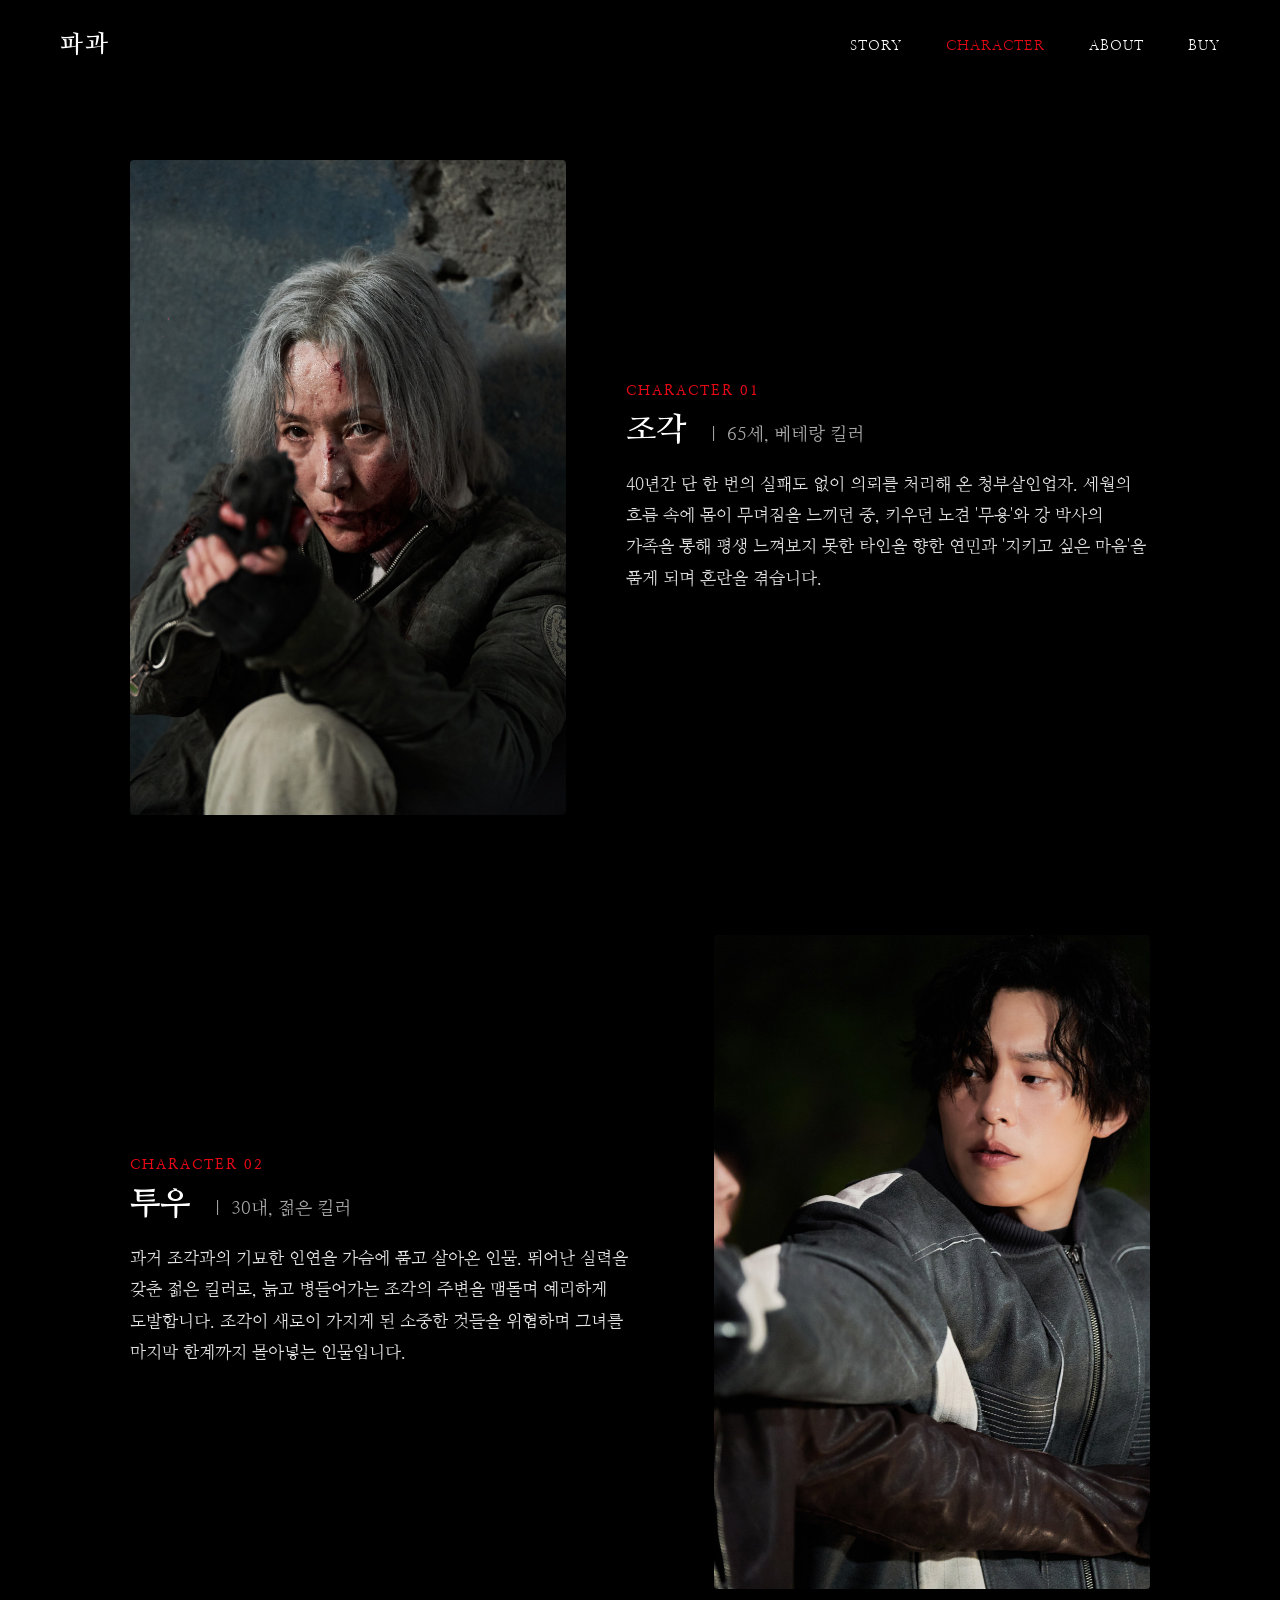
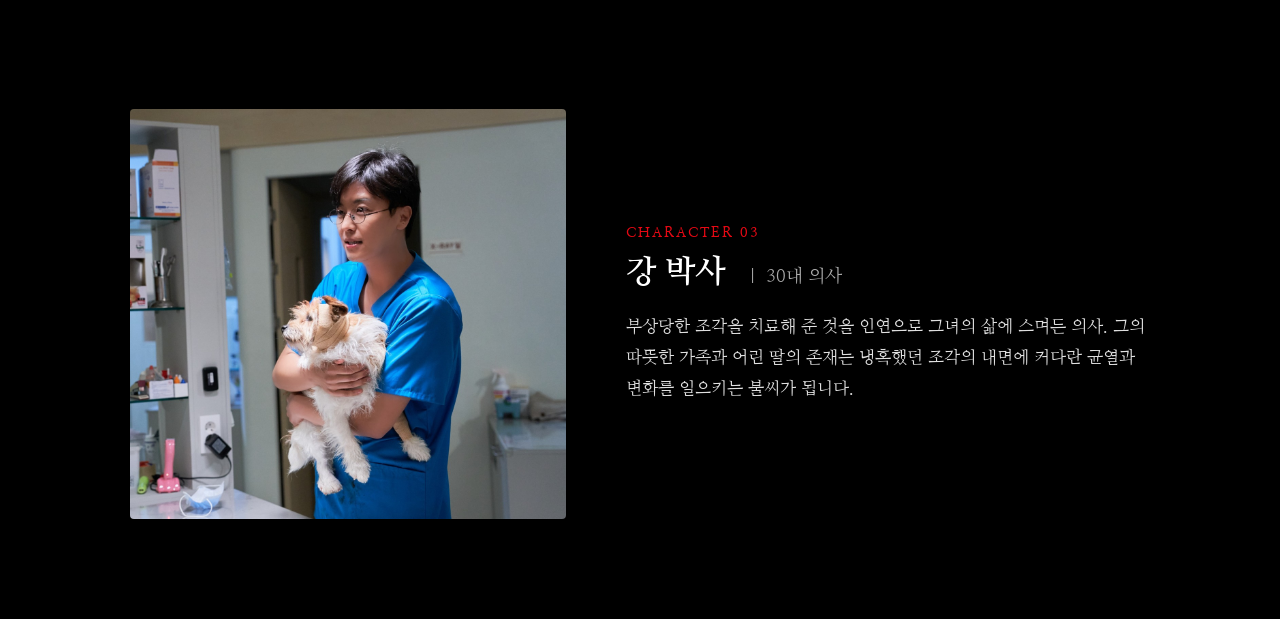
<file: character.html>
<!DOCTYPE html>
<html lang="ko">
<head>
    <meta charset="UTF-8">
    <meta name="viewport" content="width=device-width, initial-scale=1.0">
    <title>파과 - Character</title>
    <link rel="stylesheet" href="style.css">
    <link href="https://fonts.googleapis.com/css2?family=Nanum+Myeongjo:wght@400;700&display=swap" rel="stylesheet">
    <style>
        .char-container {
            max-width: 1100px;
            margin: 160px auto 100px auto;
            padding: 0 40px;
        }
        .char-section {
            display: flex;
            gap: 60px;
            align-items: center;
            margin-bottom: 120px;
        }
        .char-section.reverse {
            flex-direction: row-reverse;
        }
        .char-img-box {
            flex: 1;
            max-width: 450px;
        }
        .char-img-box img {
            width: 100%;
            height: auto;
            display: block;
            border-radius: 4px;
            box-shadow: 0 10px 25px rgba(0,0,0,0.5);
        }
        .char-text-box {
            flex: 1.2;
        }
    </style>
</head>
<body style="background-color: #000000; color: #ffffff;">

    <nav class="top-nav visible" style="position: fixed; top: 0; left: 0; width: 100%; padding: 30px 60px; display: flex; justify-content: space-between; align-items: center; z-index: 100; background: linear-gradient(to bottom, rgba(0,0,0,0.8), transparent);">
        <div class="logo" style="font-size: 24px; font-weight: 700; letter-spacing: 2px;">파과</div>
        <div class="nav-links">
            <a href="index.html" style="font-size: 14px; margin-left: 40px; letter-spacing: 1px; transition: color 0.3s;">STORY</a>
            <a href="character.html" class="active" style="font-size: 14px; margin-left: 40px; letter-spacing: 1px; transition: color 0.3s; color: #e50914;">CHARACTER</a>
            <a href="about.html" style="font-size: 14px; margin-left: 40px; letter-spacing: 1px; transition: color 0.3s;">ABOUT</a>
            <a href="https://product.kyobobook.co.kr/detail/S000001808685" target="_blank" style="font-size: 14px; margin-left: 40px; letter-spacing: 1px; transition: color 0.3s;">BUY</a>
        </div>
    </nav>

    <main class="char-container">
        
        <section class="char-section">
            <div class="char-img-box">
                <img src="ch-z.jpg" alt="조각">
            </div>
            <div class="char-text-box">
                <span class="char-tag" style="font-size: 14px; color: #e50914; letter-spacing: 2px; font-weight: bold;">CHARACTER 01</span>
                <h2 style="font-size: 32px; color: #ffffff; margin: 10px 0 20px 0; font-weight: 700;">조각 <span style="font-size: 18px; color: #aaaaaa; font-weight: normal; margin-left: 10px;">｜ 65세, 베테랑 킬러</span></h2>
                <p style="font-size: 16.5px; color: #e0e0e0; line-height: 1.9; word-break: keep-all;">
                    40년간 단 한 번의 실패도 없이 의뢰를 처리해 온 청부살인업자. 세월의 흐름 속에 몸이 무뎌짐을 느끼던 중, 키우던 노견 '무용'와 강 박사의 가족을 통해 평생 느껴보지 못한 타인을 향한 연민과 '지키고 싶은 마음'을 품게 되며 혼란을 겪습니다.
                </p>
            </div>
        </section>

        <section class="char-section reverse">
            <div class="char-img-box">
                <img src="ch-t.jpg" alt="투우">
            </div>
            <div class="char-text-box">
                <span class="char-tag" style="font-size: 14px; color: #e50914; letter-spacing: 2px; font-weight: bold;">CHARACTER 02</span>
                <h2 style="font-size: 32px; color: #ffffff; margin: 10px 0 20px 0; font-weight: 700;">투우 <span style="font-size: 18px; color: #aaaaaa; font-weight: normal; margin-left: 10px;">｜ 30대, 젊은 킬러</span></h2>
                <p style="font-size: 16.5px; color: #e5e5e5; line-height: 1.9; word-break: keep-all;">
                    과거 조각과의 기묘한 인연을 가슴에 품고 살아온 인물. 뛰어난 실력을 갖춘 젊은 킬러로, 늙고 병들어가는 조각의 주변을 맴돌며 예리하게 도발합니다. 조각이 새로이 가지게 된 소중한 것들을 위협하며 그녀를 마지막 한계까지 몰아넣는 인물입니다.
                </p>
            </div>
        </section>

        <section class="char-section" style="margin-bottom: 50px;">
            <div class="char-img-box">
                <img src="ch-k.jpg" alt="강 박사">
            </div>
            <div class="char-text-box">
                <span class="char-tag" style="font-size: 14px; color: #e50914; letter-spacing: 2px; font-weight: bold;">CHARACTER 03</span>
                <h2 style="font-size: 32px; color: #ffffff; margin: 10px 0 20px 0; font-weight: 700;">강 박사 <span style="font-size: 18px; color: #aaaaaa; font-weight: normal; margin-left: 10px;">｜ 30대 의사</span></h2>
                <p style="font-size: 16.5px; color: #e0e0e0; line-height: 1.9; word-break: keep-all;">
                    부상당한 조각을 치료해 준 것을 인연으로 그녀의 삶에 스며든 의사. 그의 따뜻한 가족과 어린 딸의 존재는 냉혹했던 조각의 내면에 커다란 균열과 변화를 일으키는 불씨가 됩니다.
                </p>
            </div>
        </section>

    </main>

</body>
</html>
</file>
<file: style.css>
/* ===================================================
   🎨 1. 기본 초기화 및 폰트 세팅
   =================================================== */
* {
    margin: 0;
    padding: 0;
    box-sizing: border-box;
}

body {
    font-family: 'Nanum Myeongjo', serif;
    background-color: #000000;
    color: #ffffff;
    overflow-x: hidden;
}

a {
    text-decoration: none;
    color: inherit;
}

/* ===================================================
   🎬 2. 첫 진입 인트로 커버 섹션 (main-bg.jpeg 세팅 완료)
   =================================================== */
.intro-cover {
    position: relative;
    width: 100%;
    height: 100vh;
    background-color: #000000;
    display: flex;
    justify-content: center;
    align-items: center;
    overflow: hidden;
    z-index: 10;
}

/* 🔗 요청하신 거울 속 조각 스틸컷 이미지 매칭 */
.intro-cover .cover-bg {
    position: absolute;
    top: 0;
    left: 0;
    width: 100%;
    height: 100%;
    background: linear-gradient(to bottom, rgba(0,0,0,0.2), #000000), url('main-bg.jpeg') no-repeat center center;
    background-size: cover;
    opacity: 0.75;
}

/* 파과 대형 타이포 */
.intro-cover .logo-wrap {
    position: relative;
    z-index: 2;
}

.intro-cover .main-title {
    font-size: 120px;
    font-weight: 700;
    color: #ffffff;
    margin: 0;
    letter-spacing: 4px;
    transition: transform 0.1s ease-out, opacity 0.1s ease-out, filter 0.1s ease-out;
}

/* 하단 스크롤 유도 영역 */
.intro-cover .scroll-arrow {
    position: absolute;
    bottom: 50px;
    left: 50%;
    transform: translateX(-50%);
    z-index: 2;
    text-align: center;
    color: rgba(255, 255, 255, 0.7);
    font-size: 14px;
    letter-spacing: 2px;
}

.intro-cover .arrow-icon {
    margin-top: 10px;
    font-size: 20px;
    animation: bounce 1.5s infinite;
}

@keyframes bounce {
    0%, 100% { transform: translateY(0); }
    50% { transform: translateY(10px); }
}

/* ===================================================
   🧭 3. 네비게이션 바 & 사이드 바
   =================================================== */
.top-nav {
    position: fixed;
    top: 0;
    left: 0;
    width: 100%;
    padding: 30px 60px;
    display: flex;
    justify-content: space-between;
    align-items: center;
    z-index: 100;
    background: linear-gradient(to bottom, rgba(0,0,0,0.8), transparent);
    opacity: 0;
    transform: translateY(-20px);
    transition: opacity 0.5s ease, transform 0.5s ease;
    pointer-events: none;
}

.top-nav.visible {
    opacity: 1;
    transform: translateY(0);
    pointer-events: auto;
}

.top-nav .logo {
    font-size: 24px;
    font-weight: 700;
    letter-spacing: 2px;
}

.top-nav .nav-links a {
    font-size: 14px;
    margin-left: 40px;
    letter-spacing: 1px;
    transition: color 0.3s;
}

.top-nav .nav-links a:hover,
.top-nav .nav-links a.active {
    color: #e50914;
}

.side-nav {
    position: fixed;
    right: 40px;
    top: 50%;
    transform: translateY(-50%);
    display: flex;
    flex-direction: column;
    gap: 15px;
    z-index: 90;
}

.side-nav a {
    width: 30px;
    height: 30px;
    border: 1px solid rgba(255,255,255,0.3);
    border-radius: 50%;
    display: flex;
    justify-content: center;
    align-items: center;
    font-size: 11px;
    color: rgba(255,255,255,0.5);
    transition: all 0.3s;
}

.side-nav a:hover {
    border-color: #ffffff;
    color: #ffffff;
    background-color: rgba(255,255,255,0.1);
}

/* ===================================================
   📖 4. 스토리 본문 레이아웃 (완전 블랙 & 그림자 제거)
   =================================================== */
.story-container {
    width: 100%;
    background-color: #000000;
    padding-bottom: 200px;
}

.story-panel {
    width: 100%;
    max-width: 800px;
    margin: 0 auto;
    padding: 120px 20px;
    display: flex;
    flex-direction: column;
    align-items: center;
}

.story-panel .chapter-num {
    font-size: 13px;
    color: #e50914;
    letter-spacing: 3px;
    font-weight: 700;
    margin-bottom: 10px;
}

.story-panel h2 {
    font-size: 36px;
    font-weight: 700;
    margin-bottom: 80px;
    letter-spacing: 2px;
    text-align: center;
}

.scene-wrap {
    width: 100%;
    margin-bottom: 150px;
    display: flex;
    flex-direction: column;
    align-items: center;
}

.scene-wrap img {
    width: 100%;
    max-width: 800px;
    height: auto;
    border-radius: 2px;
}

.scene-wrap .text-box {
    width: 100%;
    max-width: 650px;
    margin-top: 40px;
    text-align: center;
}

.scene-wrap .text-box p {
    font-size: 17.5px;
    line-height: 1.9;
    color: #ffffff;
    word-break: keep-all;
    text-shadow: none !important; /* 그림자 완전 삭제 */
}

/* ===================================================
   👁️ 5. 중앙 집중 실시간 블러 트랜지션 효과
   =================================================== */
.dynamic-blur img,
.dynamic-blur .text-box {
    transition: filter 0.25s ease-out, opacity 0.25s ease-out;
    will-change: filter, opacity;
}
</file>
